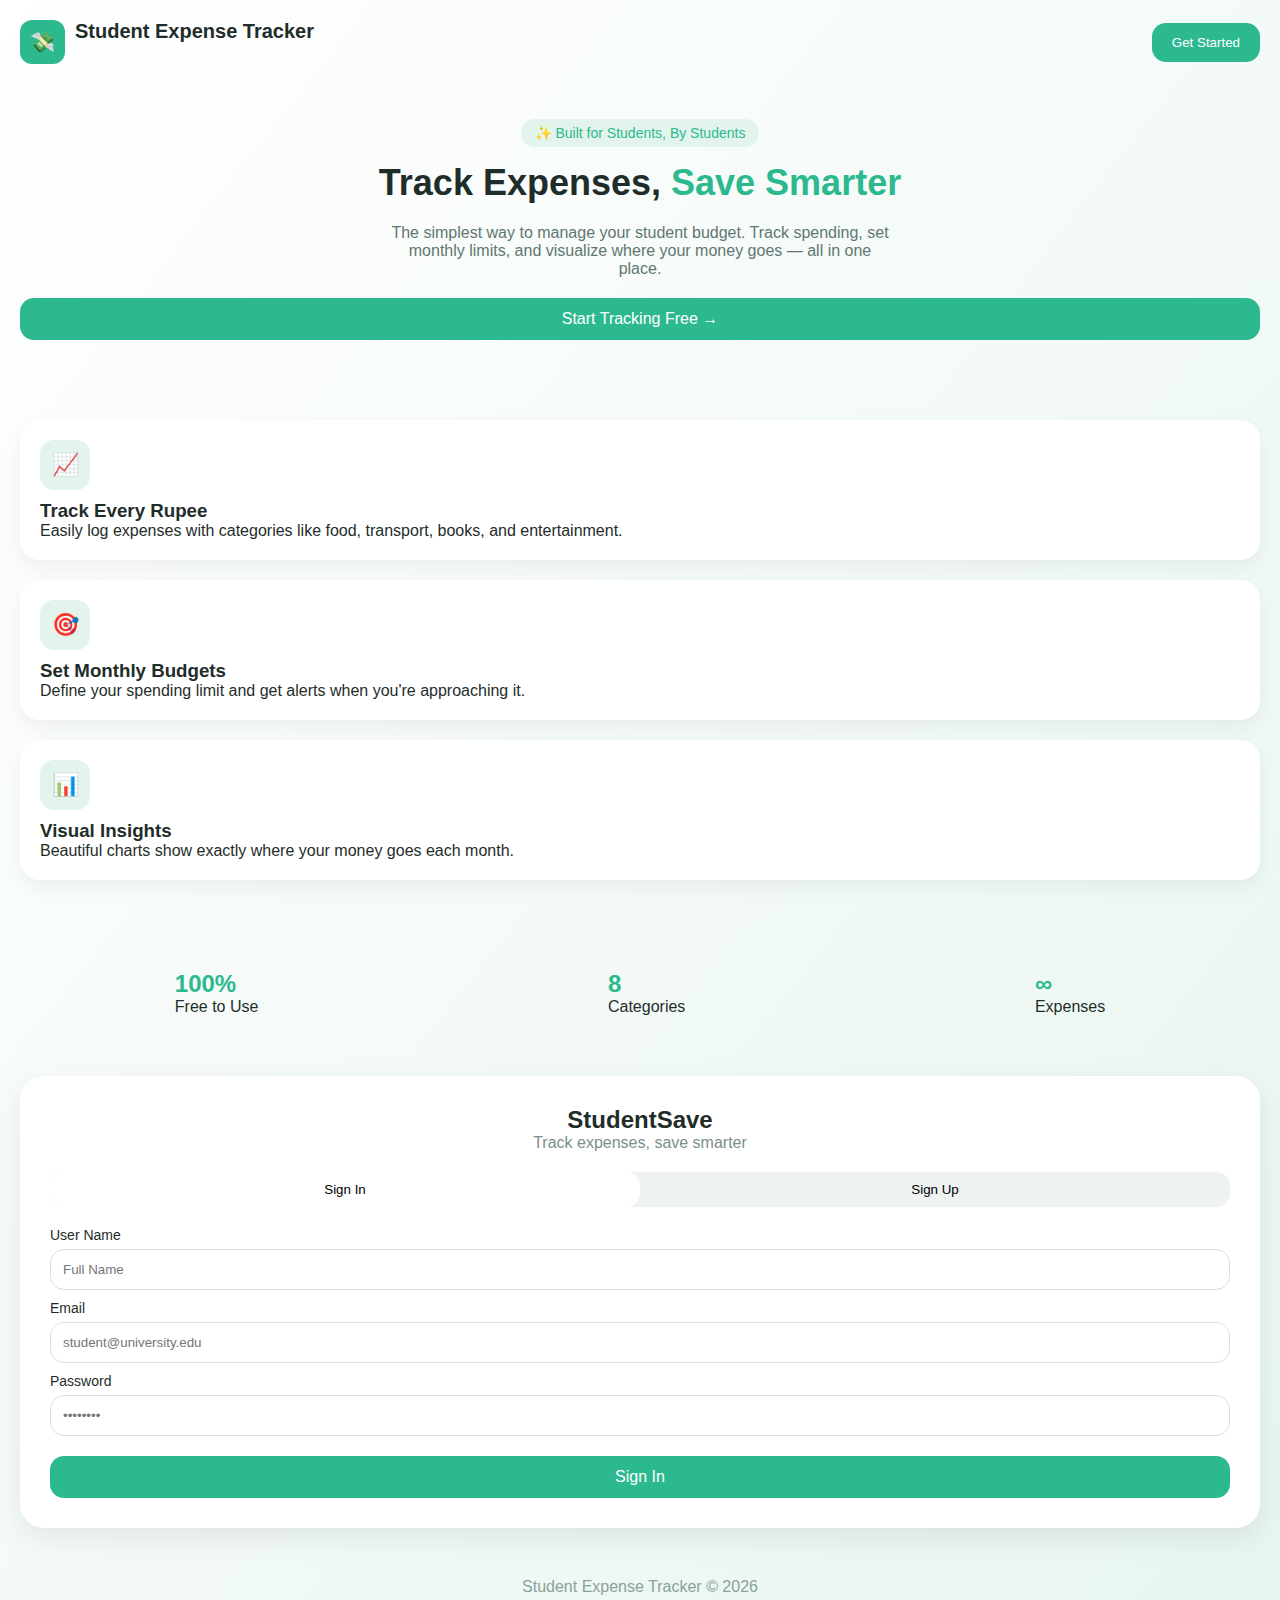
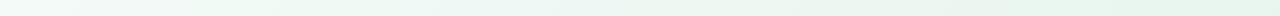
<file: Index.html>
<!DOCTYPE html>
<html lang="en">
<head>
  <meta charset="UTF-8" />
  <meta name="viewport" content="width=device-width, initial-scale=1.0"/>
  <title>Student Expense Tracker</title>
  <link rel="stylesheet" href="style.css"/>
</head>
<body>

  <!-- Header -->
  <header class="top-bar">
    <div class="logo">
      <div class="icon">💸</div>
      <span>Student Expense Tracker</span>
    </div>
    <button class="btn-primary">Get Started</button>
  </header>

  <!-- Hero -->
  <section class="hero">
    <span class="badge">✨ Built for Students, By Students</span>
    <h1>Track Expenses, <span>Save Smarter</span></h1>
    <p>
      The simplest way to manage your student budget.
      Track spending, set monthly limits, and visualize where
      your money goes — all in one place.
    </p>
    <button class="btn-large">Start Tracking Free →</button>
  </section>

  <!-- Features -->
  <section class="features">
    <div class="card">
      <div class="card-icon">📈</div>
      <h3>Track Every Rupee</h3>
      <p>Easily log expenses with categories like food, transport, books, and entertainment.</p>
    </div>

    <div class="card">
      <div class="card-icon">🎯</div>
      <h3>Set Monthly Budgets</h3>
      <p>Define your spending limit and get alerts when you're approaching it.</p>
    </div>

    <div class="card">
      <div class="card-icon">📊</div>
      <h3>Visual Insights</h3>
      <p>Beautiful charts show exactly where your money goes each month.</p>
    </div>
  </section>

  <!-- Stats -->
  <section class="stats">
    <div>
      <h2>100%</h2>
      <p>Free to Use</p>
    </div>
    <div>
      <h2>8</h2>
      <p>Categories</p>
    </div>
    <div>
      <h2>∞</h2>
      <p>Expenses</p>
    </div>
  </section>

  <!-- Auth -->
  <section class="auth">
    <h2>StudentSave</h2>
    <p>Track expenses, save smarter</p>

    <div class="auth-tabs">
      <button id="signInTab" class="active">Sign In</button>
      <button id="signUpTab">Sign Up</button>
    </div>

    <form id="authForm" action="auth" method="post">
      <label>User Name</label>
      <input type="User Name" name="User Name" placeholder="Full Name"required/>
      <label>Email</label>
      <input type="email" name="email" placeholder="student@university.edu" required/>

      <label>Password</label>
      <input type="password" name="password" placeholder="••••••••" required/>
      <button type="submit" class="btn-large">Sign In</button>
    </form>
  </section>

  <!-- Footer -->
  <footer>
    Student Expense Tracker © 2026
  </footer>

  <script src="script.js"></script>
</body>
</html>
</file>
<file: style.css>
* {
  margin: 0;
  padding: 0;
  box-sizing: border-box;
  font-family: "Segoe UI", sans-serif;
}

body {
  background: linear-gradient(to bottom right, #ffffff, #e8f5ef);
  color: #1f2d2a;
}

/* Header */
.top-bar {
  display: flex;
  justify-content: space-between;
  padding: 20px;
  align-items: center;
}

.logo {
  display: flex;
  gap: 10px;
  font-size: 20px;
  font-weight: 600;
}

.icon {
  background: #2db98f;
  color: white;
  padding: 10px;
  border-radius: 12px;
}

/* Buttons */
.btn-primary, .btn-large {
  background: #2db98f;
  color: white;
  border: none;
  border-radius: 14px;
  padding: 12px 20px;
  cursor: pointer;
}

.btn-large {
  width: 100%;
  font-size: 16px;
  margin-top: 20px;
}

/* Hero */
.hero {
  text-align: center;
  padding: 40px 20px;
}

.hero h1 {
  font-size: 36px;
  margin: 20px 0;
}

.hero span {
  color: #2db98f;
}

.hero p {
  max-width: 500px;
  margin: auto;
  color: #5f7770;
}

.badge {
  background: #e2f4ec;
  color: #2db98f;
  padding: 6px 14px;
  border-radius: 20px;
  font-size: 14px;
}

/* Features */
.features {
  padding: 40px 20px;
}

.card {
  background: white;
  border-radius: 20px;
  padding: 20px;
  margin-bottom: 20px;
  box-shadow: 0 8px 20px rgba(0,0,0,0.05);
}

.card-icon {
  background: #e2f4ec;
  width: 50px;
  height: 50px;
  border-radius: 14px;
  display: flex;
  align-items: center;
  justify-content: center;
  font-size: 22px;
  margin-bottom: 10px;
}

/* Stats */
.stats {
  display: flex;
  justify-content: space-around;
  padding: 30px 0;
}

.stats h2 {
  color: #2db98f;
}

/* Auth */
.auth {
  background: white;
  margin: 30px 20px;
  padding: 30px;
  border-radius: 24px;
  box-shadow: 0 10px 30px rgba(0,0,0,0.08);
}

.auth h2 {
  text-align: center;
}

.auth p {
  text-align: center;
  color: #7a8f89;
  margin-bottom: 20px;
}

.auth-tabs {
  display: flex;
  background: #eef3f1;
  border-radius: 14px;
  overflow: hidden;
  margin-bottom: 20px;
}

.auth-tabs button {
  flex: 1;
  padding: 10px;
  border: none;
  background: transparent;
  cursor: pointer;
}

.auth-tabs .active {
  background: white;
  border-radius: 14px;
}

.auth label {
  font-size: 14px;
  margin-top: 10px;
  display: block;
}

.auth input {
  width: 100%;
  padding: 12px;
  margin-top: 6px;
  border-radius: 14px;
  border: 1px solid #ddd;
}

/* Footer */
footer {
  text-align: center;
  padding: 20px;
  color: #8aa19a;
}
</file>
